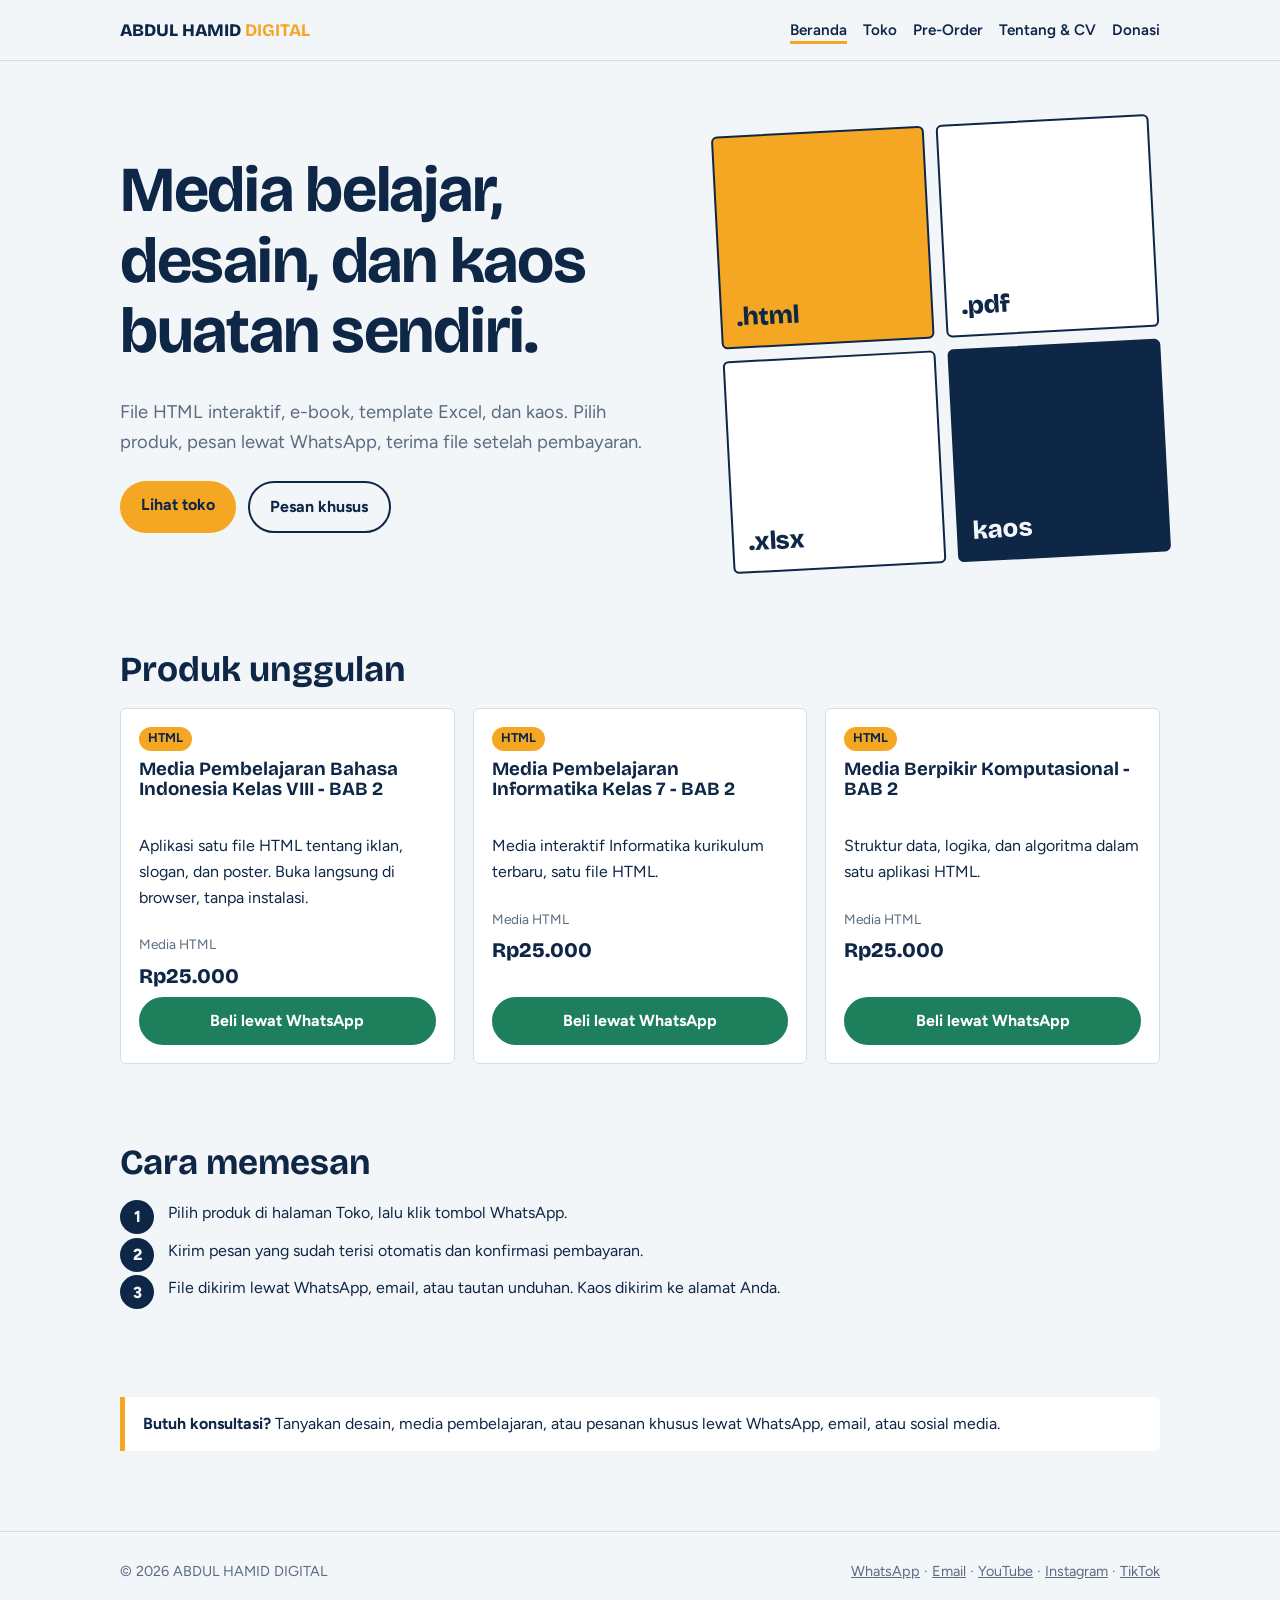
<file: index.html>
<!doctype html><html lang="id"><head><meta charset="utf-8"><meta name="viewport" content="width=device-width,initial-scale=1">
<title>ABDUL HAMID DIGITAL - Media Belajar, E-Book, Template, dan Kaos</title>
<meta name="description" content="Toko digital ABDUL HAMID DIGITAL: media pembelajaran HTML, e-book, template Excel, desain grafis, dan kaos.">
<link rel="preconnect" href="https://fonts.googleapis.com"><link rel="preconnect" href="https://fonts.gstatic.com" crossorigin>
<link href="https://fonts.googleapis.com/css2?family=Bricolage+Grotesque:wght@700;800&family=Figtree:wght@400;600;700&display=swap" rel="stylesheet">
<link rel="stylesheet" href="assets/css/style.css"></head><body>
<main><div class="hero"><div class="wrap"><div>
<h1>Media belajar, desain, dan kaos buatan sendiri.</h1>
<p>File HTML interaktif, e-book, template Excel, dan kaos. Pilih produk, pesan lewat WhatsApp, terima file setelah pembayaran.</p>
<div class="cta"><a class="btn gold" href="toko.html">Lihat toko</a><a class="btn ghost" href="preorder.html">Pesan khusus</a></div></div>
<div class="tiles" aria-hidden="true"><div class="tile">.html</div><div class="tile">.pdf</div><div class="tile">.xlsx</div><div class="tile">kaos</div></div></div></div>
<section><div class="wrap"><h2>Produk unggulan</h2><div class="grid" id="featured"></div></div></section>
<section><div class="wrap"><h2>Cara memesan</h2><ol class="steps">
<li>Pilih produk di halaman Toko, lalu klik tombol WhatsApp.</li>
<li>Kirim pesan yang sudah terisi otomatis dan konfirmasi pembayaran.</li>
<li>File dikirim lewat WhatsApp, email, atau tautan unduhan. Kaos dikirim ke alamat Anda.</li></ol></div></section>
<section><div class="wrap"><div class="note"><b>Butuh konsultasi?</b> Tanyakan desain, media pembelajaran, atau pesanan khusus lewat WhatsApp, email, atau sosial media.</div></div></section></main>
<script src="assets/js/app.js"></script>
<script>loadProducts().then(a=>featured.innerHTML=a.filter(p=>p.unggulan).map(card).join("")||"<p>Produk segera hadir.</p>")</script></body></html>
</file>
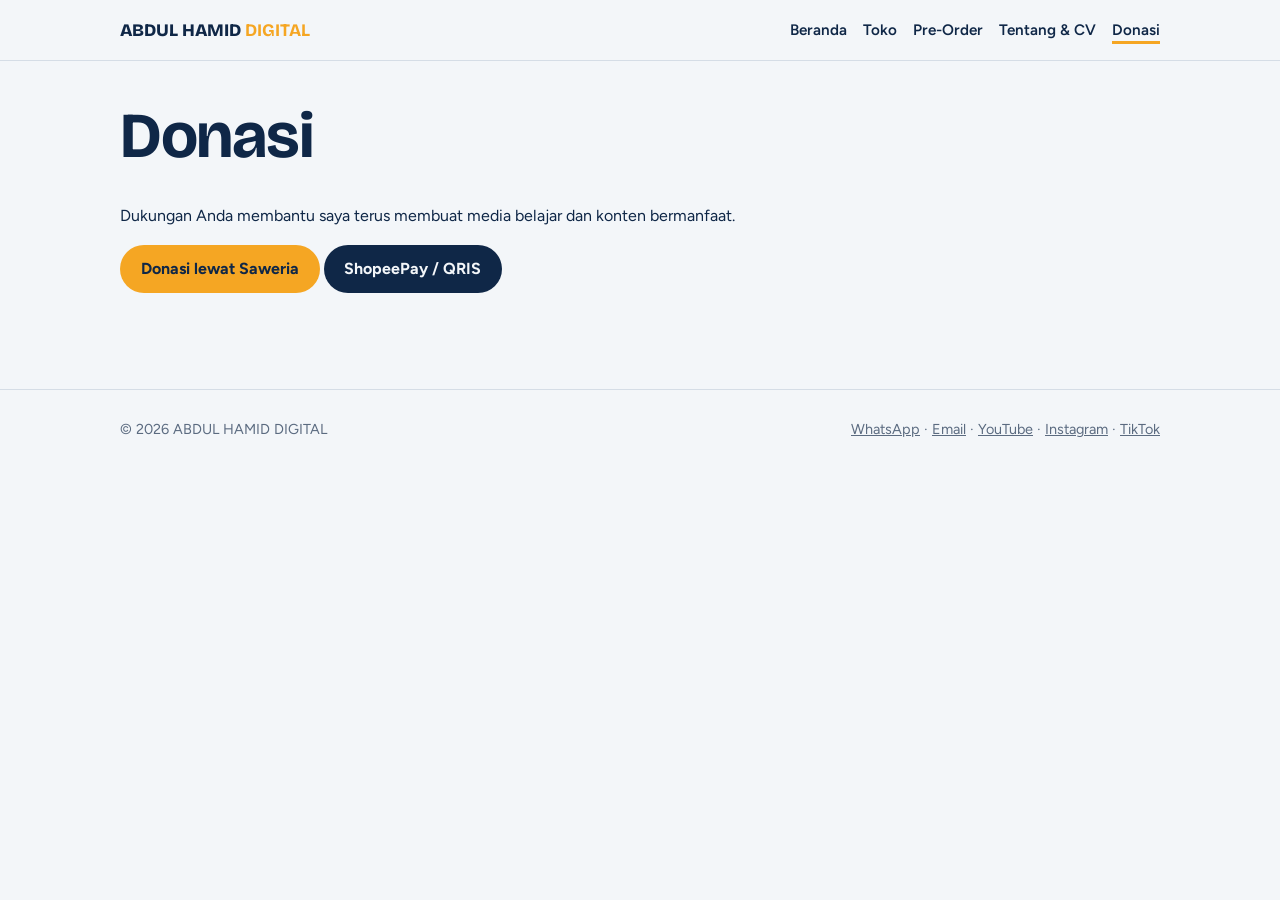
<file: donasi.html>
<!doctype html><html lang="id"><head><meta charset="utf-8"><meta name="viewport" content="width=device-width,initial-scale=1">
<title>Donasi - ABDUL HAMID DIGITAL</title>
<link href="https://fonts.googleapis.com/css2?family=Bricolage+Grotesque:wght@700;800&family=Figtree:wght@400;600;700&display=swap" rel="stylesheet">
<link rel="stylesheet" href="assets/css/style.css"></head><body>
<main><section><div class="wrap"><h1>Donasi</h1><p>Dukungan Anda membantu saya terus membuat media belajar dan konten bermanfaat.</p>
<p><a class="btn gold" id="s" target="_blank" rel="noopener">Donasi lewat Saweria</a> <a class="btn" id="o" target="_blank" rel="noopener">ShopeePay / QRIS</a></p></div></section></main>
<script src="assets/js/app.js"></script><script>s.href=CONFIG.saweria;o.href=CONFIG.shopeepay</script></body></html>
</file>
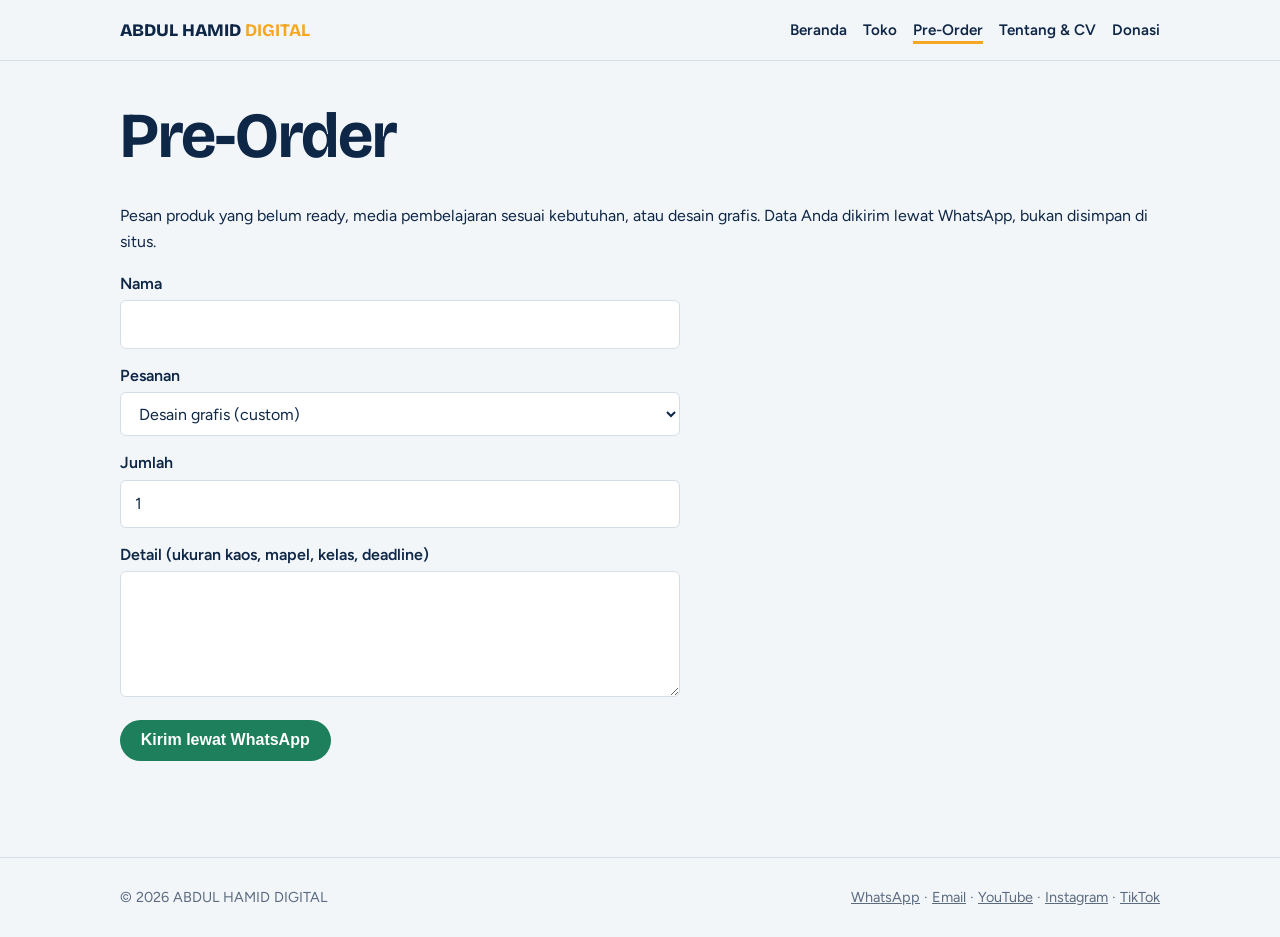
<file: preorder.html>
<!doctype html><html lang="id"><head><meta charset="utf-8"><meta name="viewport" content="width=device-width,initial-scale=1">
<title>Pre-Order - ABDUL HAMID DIGITAL</title>
<link href="https://fonts.googleapis.com/css2?family=Bricolage+Grotesque:wght@700;800&family=Figtree:wght@400;600;700&display=swap" rel="stylesheet">
<link rel="stylesheet" href="assets/css/style.css"></head><body>
<main><section><div class="wrap"><h1>Pre-Order</h1><p>Pesan produk yang belum ready, media pembelajaran sesuai kebutuhan, atau desain grafis. Data Anda dikirim lewat WhatsApp, bukan disimpan di situs.</p>
<div class="form"><label for="n">Nama</label><input id="n"><label for="p">Pesanan</label><select id="p"><option>Desain grafis (custom)</option><option>Media pembelajaran (custom)</option></select>
<label for="j">Jumlah</label><input id="j" type="number" min="1" value="1"><label for="c">Detail (ukuran kaos, mapel, kelas, deadline)</label><textarea id="c" rows="4"></textarea>
<p><button class="btn wa" id="kirim">Kirim lewat WhatsApp</button></p></div></div></section></main>
<script src="assets/js/app.js"></script>
<script>loadProducts().then(a=>a.forEach(x=>p.add(new Option(x.nama,x.nama))));
kirim.onclick=()=>{if(!n.value.trim()){n.focus();return}open(wa(`Halo, saya ${n.value} ingin pre-order.\nPesanan: ${p.value}\nJumlah: ${j.value}\nDetail: ${c.value||"-"}`),"_blank")}</script></body></html>
</file>
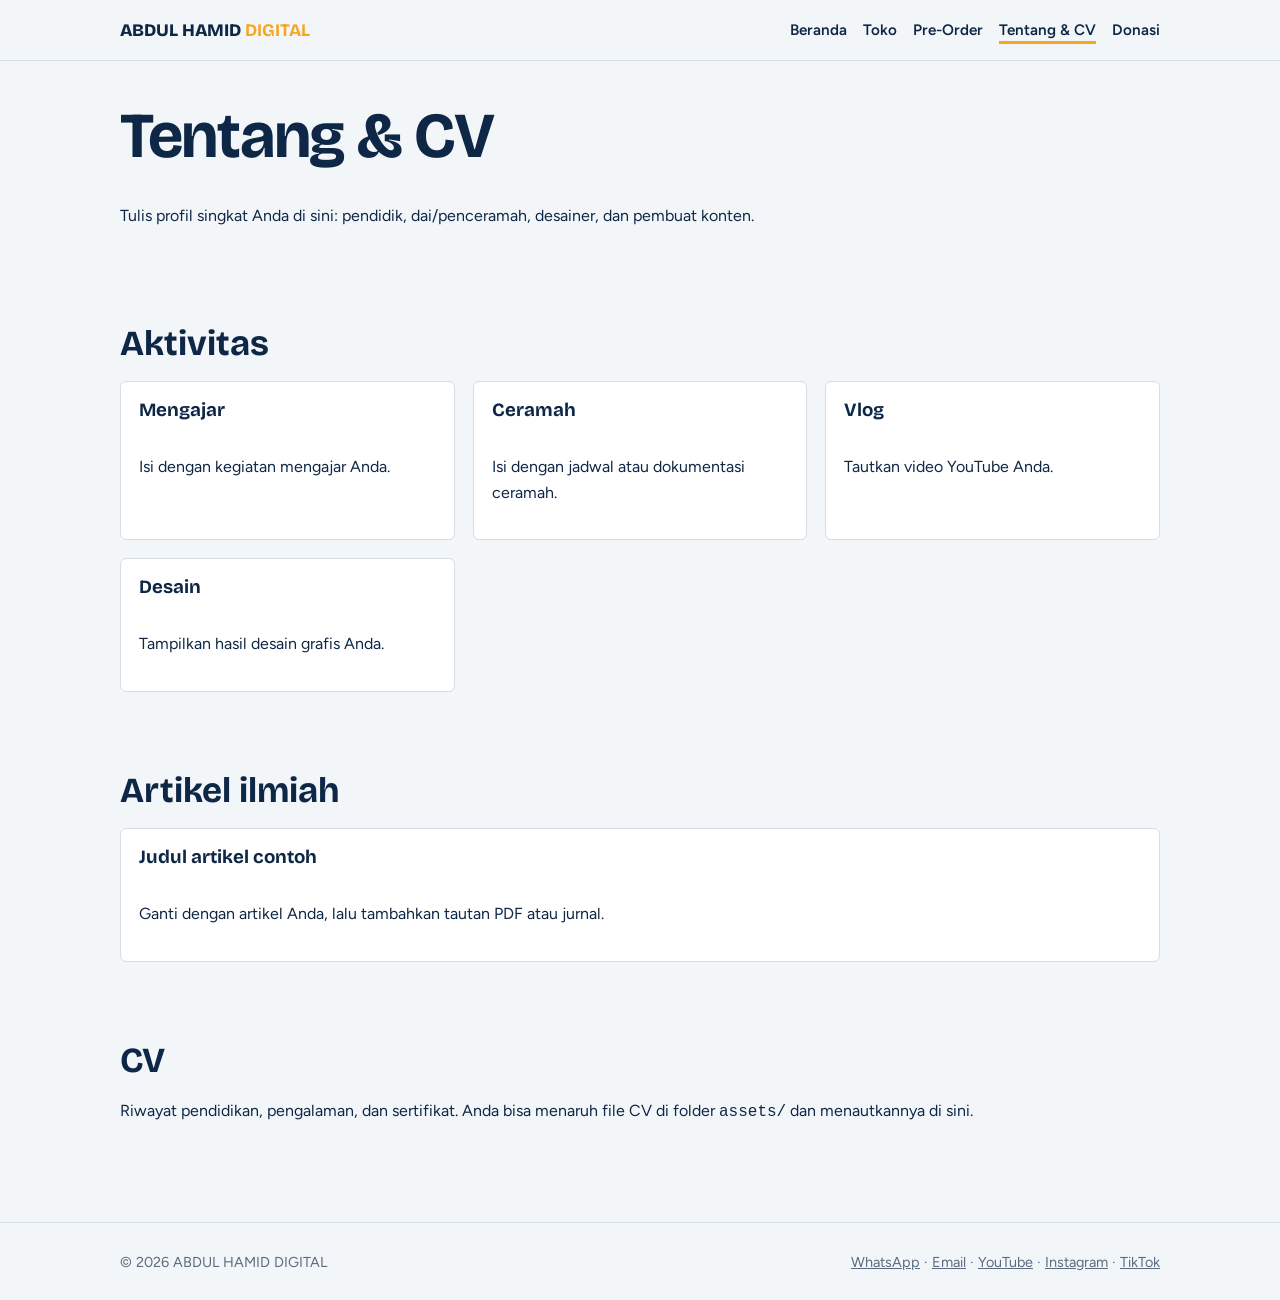
<file: tentang.html>
<!doctype html><html lang="id"><head><meta charset="utf-8"><meta name="viewport" content="width=device-width,initial-scale=1">
<title>Tentang & CV - ABDUL HAMID DIGITAL</title>
<link href="https://fonts.googleapis.com/css2?family=Bricolage+Grotesque:wght@700;800&family=Figtree:wght@400;600;700&display=swap" rel="stylesheet">
<link rel="stylesheet" href="assets/css/style.css"></head><body>
<main><section><div class="wrap"><h1>Tentang & CV</h1>
<p>Tulis profil singkat Anda di sini: pendidik, dai/penceramah, desainer, dan pembuat konten.</p></div></section>
<section><div class="wrap"><h2>Aktivitas</h2><div class="grid">
<div class="card"><h3>Mengajar</h3><p>Isi dengan kegiatan mengajar Anda.</p></div>
<div class="card"><h3>Ceramah</h3><p>Isi dengan jadwal atau dokumentasi ceramah.</p></div>
<div class="card"><h3>Vlog</h3><p>Tautkan video YouTube Anda.</p></div>
<div class="card"><h3>Desain</h3><p>Tampilkan hasil desain grafis Anda.</p></div></div></div></section>
<section><div class="wrap"><h2>Artikel ilmiah</h2><div class="card"><h3>Judul artikel contoh</h3><p>Ganti dengan artikel Anda, lalu tambahkan tautan PDF atau jurnal.</p></div></div></section>
<section><div class="wrap"><h2>CV</h2><p>Riwayat pendidikan, pengalaman, dan sertifikat. Anda bisa menaruh file CV di folder <code>assets/</code> dan menautkannya di sini.</p></div></section></main>
<script src="assets/js/app.js"></script></body></html>
</file>
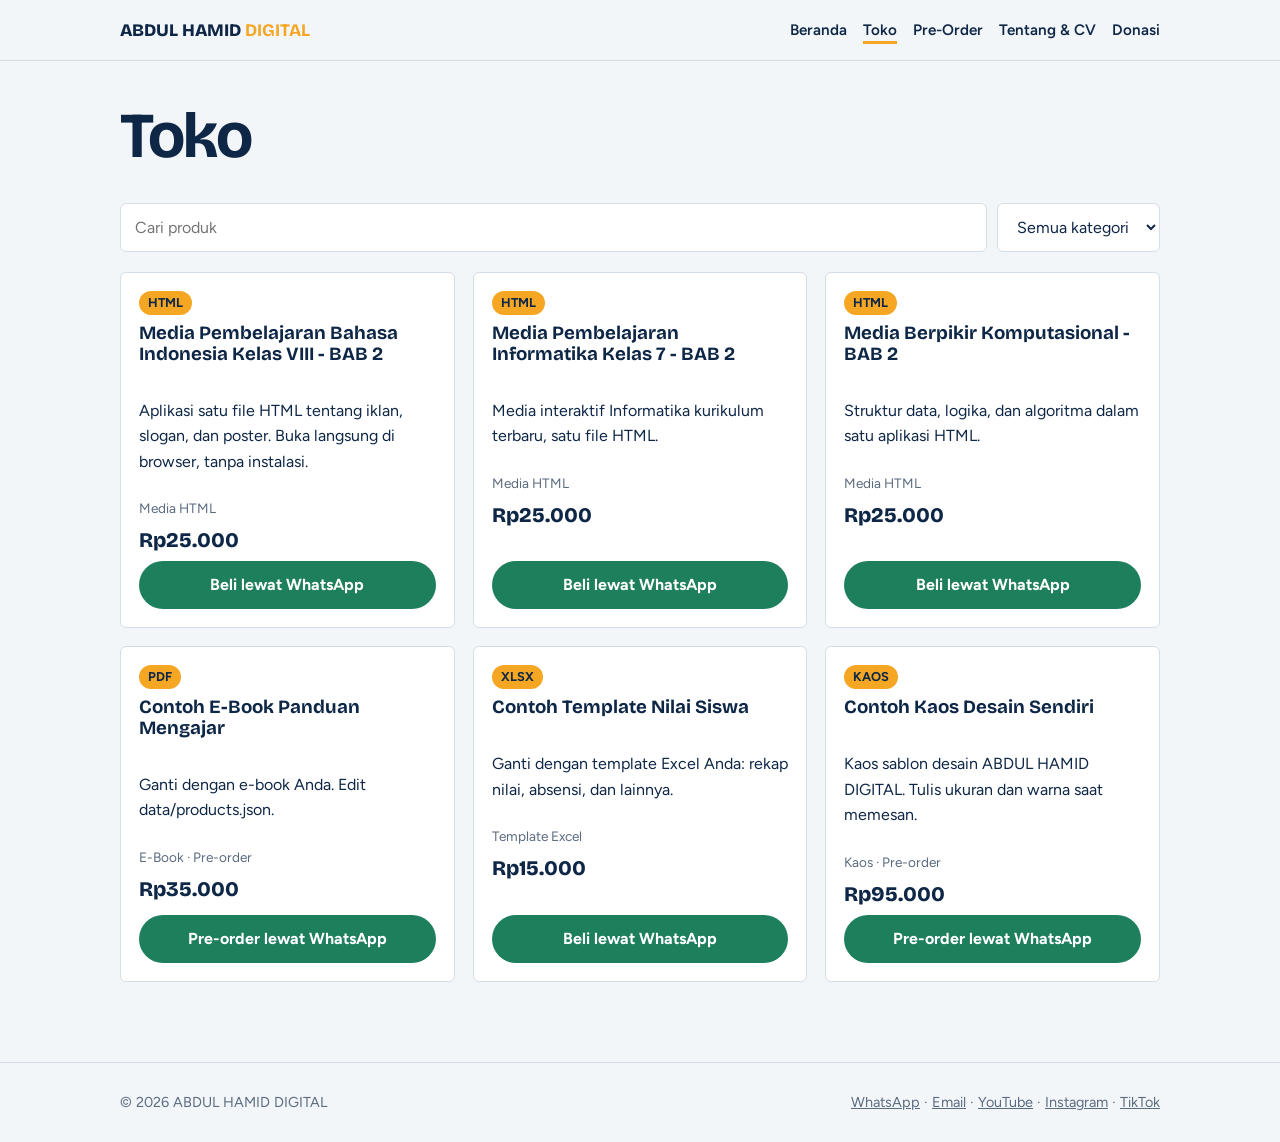
<file: toko.html>
<!doctype html><html lang="id"><head><meta charset="utf-8"><meta name="viewport" content="width=device-width,initial-scale=1">
<title>Toko - ABDUL HAMID DIGITAL</title>
<link href="https://fonts.googleapis.com/css2?family=Bricolage+Grotesque:wght@700;800&family=Figtree:wght@400;600;700&display=swap" rel="stylesheet">
<link rel="stylesheet" href="assets/css/style.css"></head><body>
<main><section><div class="wrap"><h1>Toko</h1>
<div class="tools"><input id="q" type="search" placeholder="Cari produk" aria-label="Cari produk"><select id="k" aria-label="Kategori"><option value="">Semua kategori</option></select></div>
<div class="grid" id="list"></div></div></section></main>
<script src="assets/js/app.js"></script>
<script>let all=[];const draw=()=>{const t=q.value.toLowerCase(),c=k.value;const r=all.filter(p=>(!c||p.kategori===c)&&(p.nama+p.deskripsi).toLowerCase().includes(t));list.innerHTML=r.map(card).join("")||"<p>Produk tidak ditemukan.</p>"};
loadProducts().then(a=>{all=a;[...new Set(a.map(p=>p.kategori))].forEach(x=>k.add(new Option(x,x)));draw()});q.oninput=k.onchange=draw</script></body></html>
</file>
<file: assets/css/style.css>
:root{--ink:#0f2747;--paper:#f3f6f9;--card:#fff;--line:#d5dde6;--gold:#f5a623;--green:#1e7f5c;--mute:#5b6b80}
@media(prefers-color-scheme:dark){:root{--ink:#e8eef6;--paper:#0c1626;--card:#13233a;--line:#25384f;--mute:#9fb0c4}}
*{box-sizing:border-box}html{scroll-behavior:smooth}
body{margin:0;font:16px/1.6 Figtree,system-ui,sans-serif;background:var(--paper);color:var(--ink)}
h1,h2,h3{font-family:"Bricolage Grotesque",Figtree,sans-serif;line-height:1.1;margin:0 0 .5em}
h1{font-size:clamp(2.2rem,6vw,4rem);letter-spacing:-.02em}h2{font-size:clamp(1.5rem,3.5vw,2.2rem)}
a{color:inherit}.wrap{max-width:1080px;margin:auto;padding:0 20px}
header.top{border-bottom:1px solid var(--line);position:sticky;top:0;background:var(--paper);z-index:5}
header.top .wrap{display:flex;align-items:center;justify-content:space-between;gap:12px;min-height:60px;flex-wrap:wrap}
.logo{font:800 1.1rem "Bricolage Grotesque",sans-serif;text-decoration:none}.logo b{color:var(--gold)}
nav a{margin-left:16px;text-decoration:none;font-weight:600;font-size:.95rem}nav a:hover,nav a.on{text-decoration:underline;text-decoration-color:var(--gold);text-decoration-thickness:3px;text-underline-offset:6px}
:focus-visible{outline:3px solid var(--gold);outline-offset:2px}
.btn{display:inline-block;padding:.7em 1.3em;border-radius:99px;background:var(--ink);color:var(--paper);font-weight:700;text-decoration:none;border:0;cursor:pointer;font-size:1rem}
.btn.gold{background:var(--gold);color:#0f2747}.btn.wa{background:var(--green);color:#fff}.btn.ghost{background:none;color:var(--ink);border:2px solid var(--ink)}
.hero{padding:64px 0 48px}.hero .wrap{display:grid;grid-template-columns:1.3fr 1fr;gap:32px;align-items:center}
.hero p{font-size:1.15rem;color:var(--mute);max-width:46ch}.hero .cta{display:flex;gap:12px;flex-wrap:wrap;margin-top:24px}
.tiles{display:grid;grid-template-columns:1fr 1fr;gap:12px;transform:rotate(-3deg)}
.tile{aspect-ratio:1;border-radius:6px;display:flex;align-items:flex-end;padding:14px;font:800 1.6rem "Bricolage Grotesque",sans-serif;background:var(--card);border:2px solid var(--ink)}
.tile:nth-child(1){background:var(--gold);color:#0f2747}.tile:nth-child(4){background:var(--ink);color:var(--paper)}
section{padding:40px 0}.grid{display:grid;grid-template-columns:repeat(auto-fill,minmax(250px,1fr));gap:18px}
.card{background:var(--card);border:1px solid var(--line);border-radius:6px;padding:18px;display:flex;flex-direction:column;gap:8px}
.card .meta{font-size:.85rem;color:var(--mute)}.price{font:800 1.3rem "Bricolage Grotesque",sans-serif}
.badge{align-self:flex-start;font-size:.8rem;font-weight:700;padding:.15em .7em;border-radius:99px;background:var(--gold);color:#0f2747}
.card .btn{margin-top:auto;text-align:center}
.tools{display:flex;gap:10px;flex-wrap:wrap;margin-bottom:20px}
input,select,textarea{font:inherit;padding:.65em .9em;border:1px solid var(--line);border-radius:6px;background:var(--card);color:var(--ink);width:100%}
.tools input{flex:1;min-width:200px;width:auto}.tools select{width:auto}
label{font-weight:600;display:block;margin:14px 0 4px}.form{max-width:560px}
.steps{counter-reset:s;list-style:none;padding:0;display:grid;gap:12px}
.steps li{counter-increment:s;padding-left:48px;position:relative}
.steps li:before{content:counter(s);position:absolute;left:0;top:0;width:34px;height:34px;border-radius:50%;background:var(--ink);color:var(--paper);display:grid;place-items:center;font-weight:800}
.note{background:var(--card);border-left:5px solid var(--gold);padding:14px 18px;border-radius:0 6px 6px 0}
footer{border-top:1px solid var(--line);margin-top:40px;padding:28px 0;color:var(--mute);font-size:.9rem}
footer .wrap{display:flex;justify-content:space-between;gap:16px;flex-wrap:wrap}
@media(max-width:720px){.hero .wrap{grid-template-columns:1fr}.tiles{max-width:280px;margin:auto}nav a{margin:0 12px 0 0}}
@media(prefers-reduced-motion:reduce){html{scroll-behavior:auto}}
</file>
